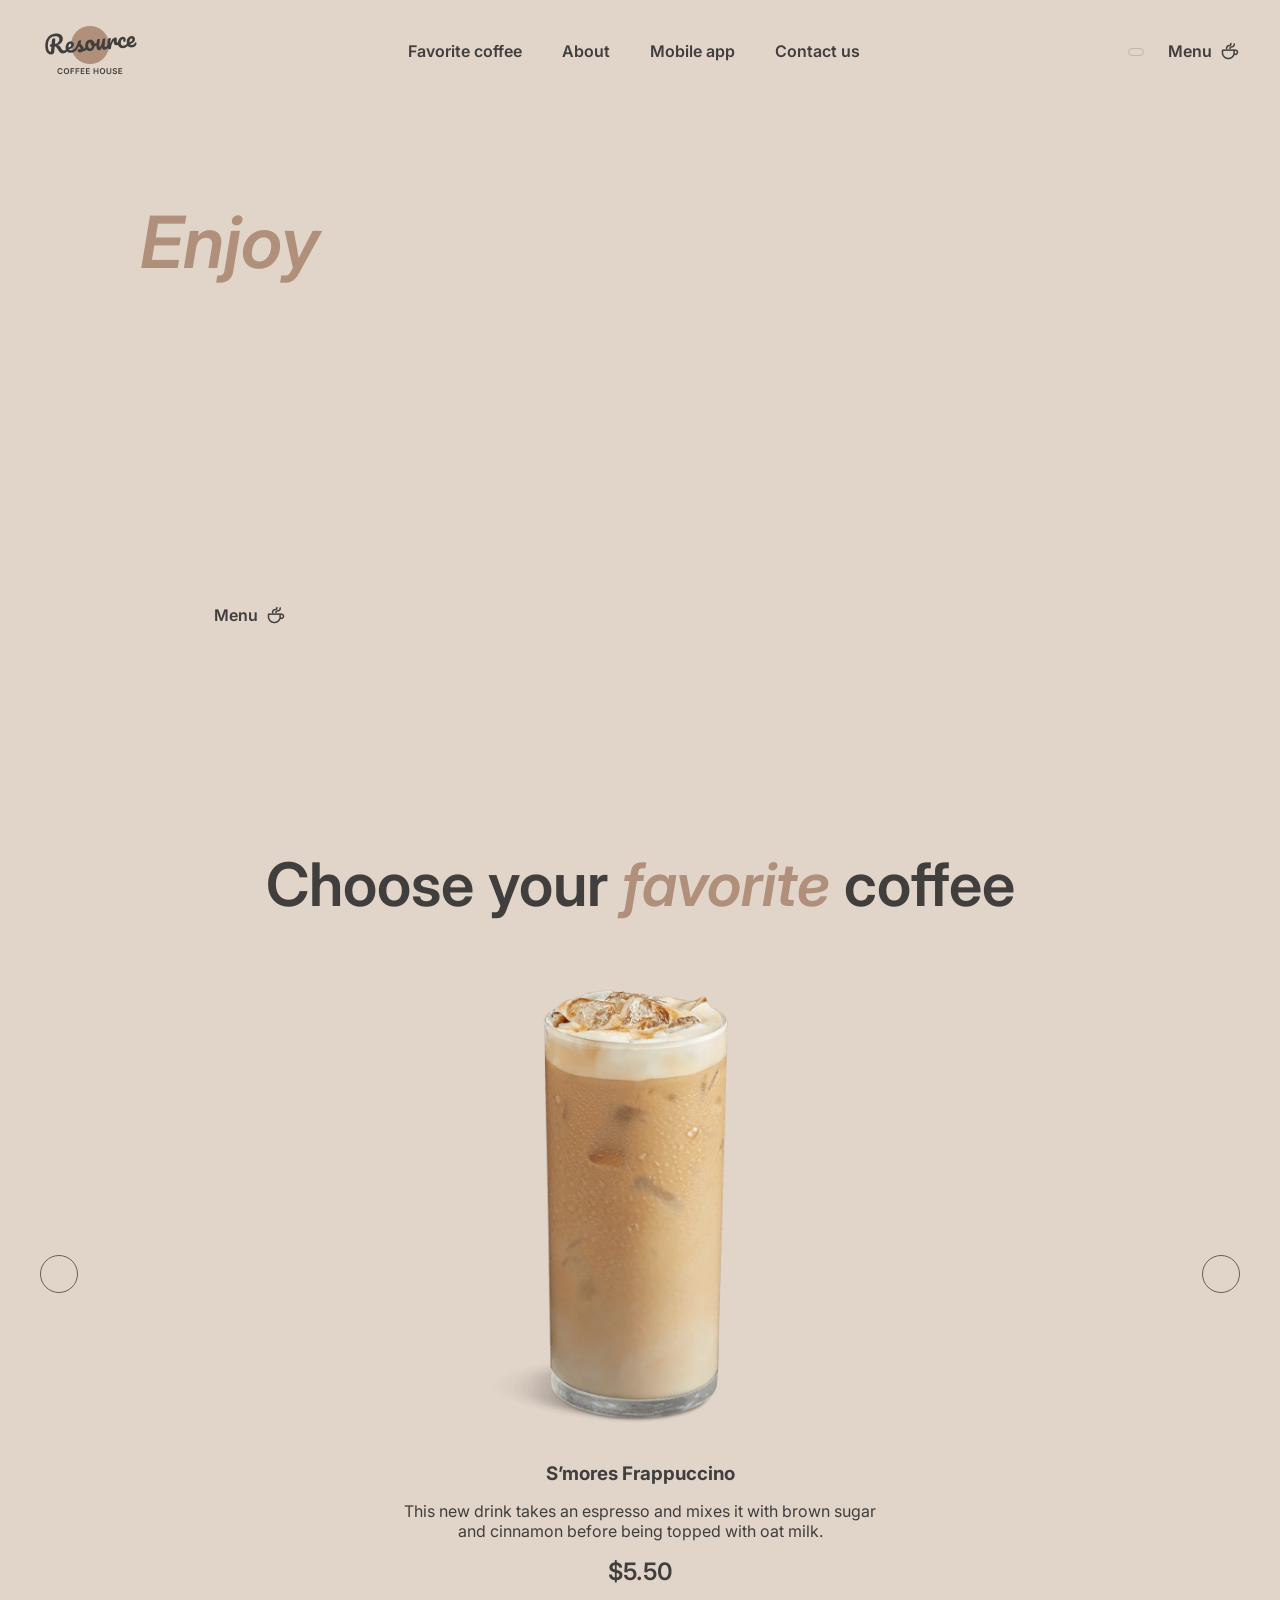
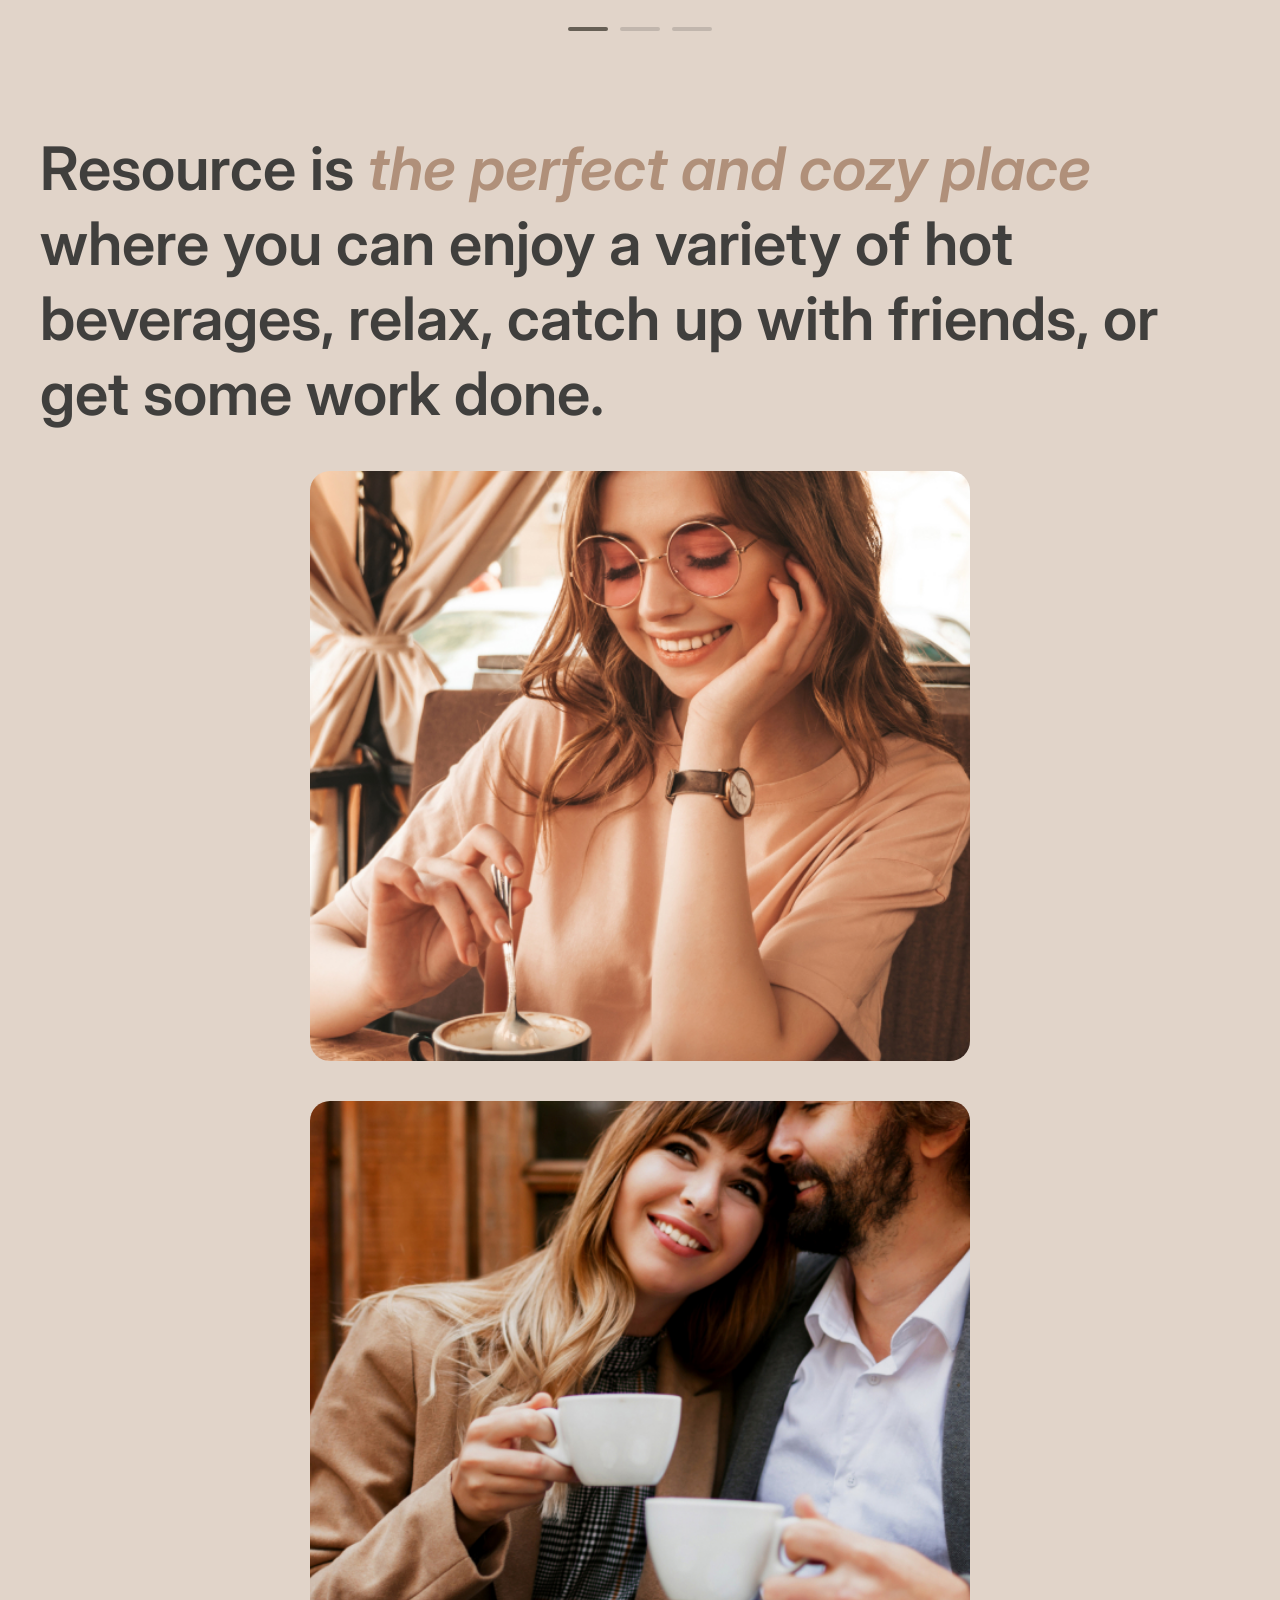
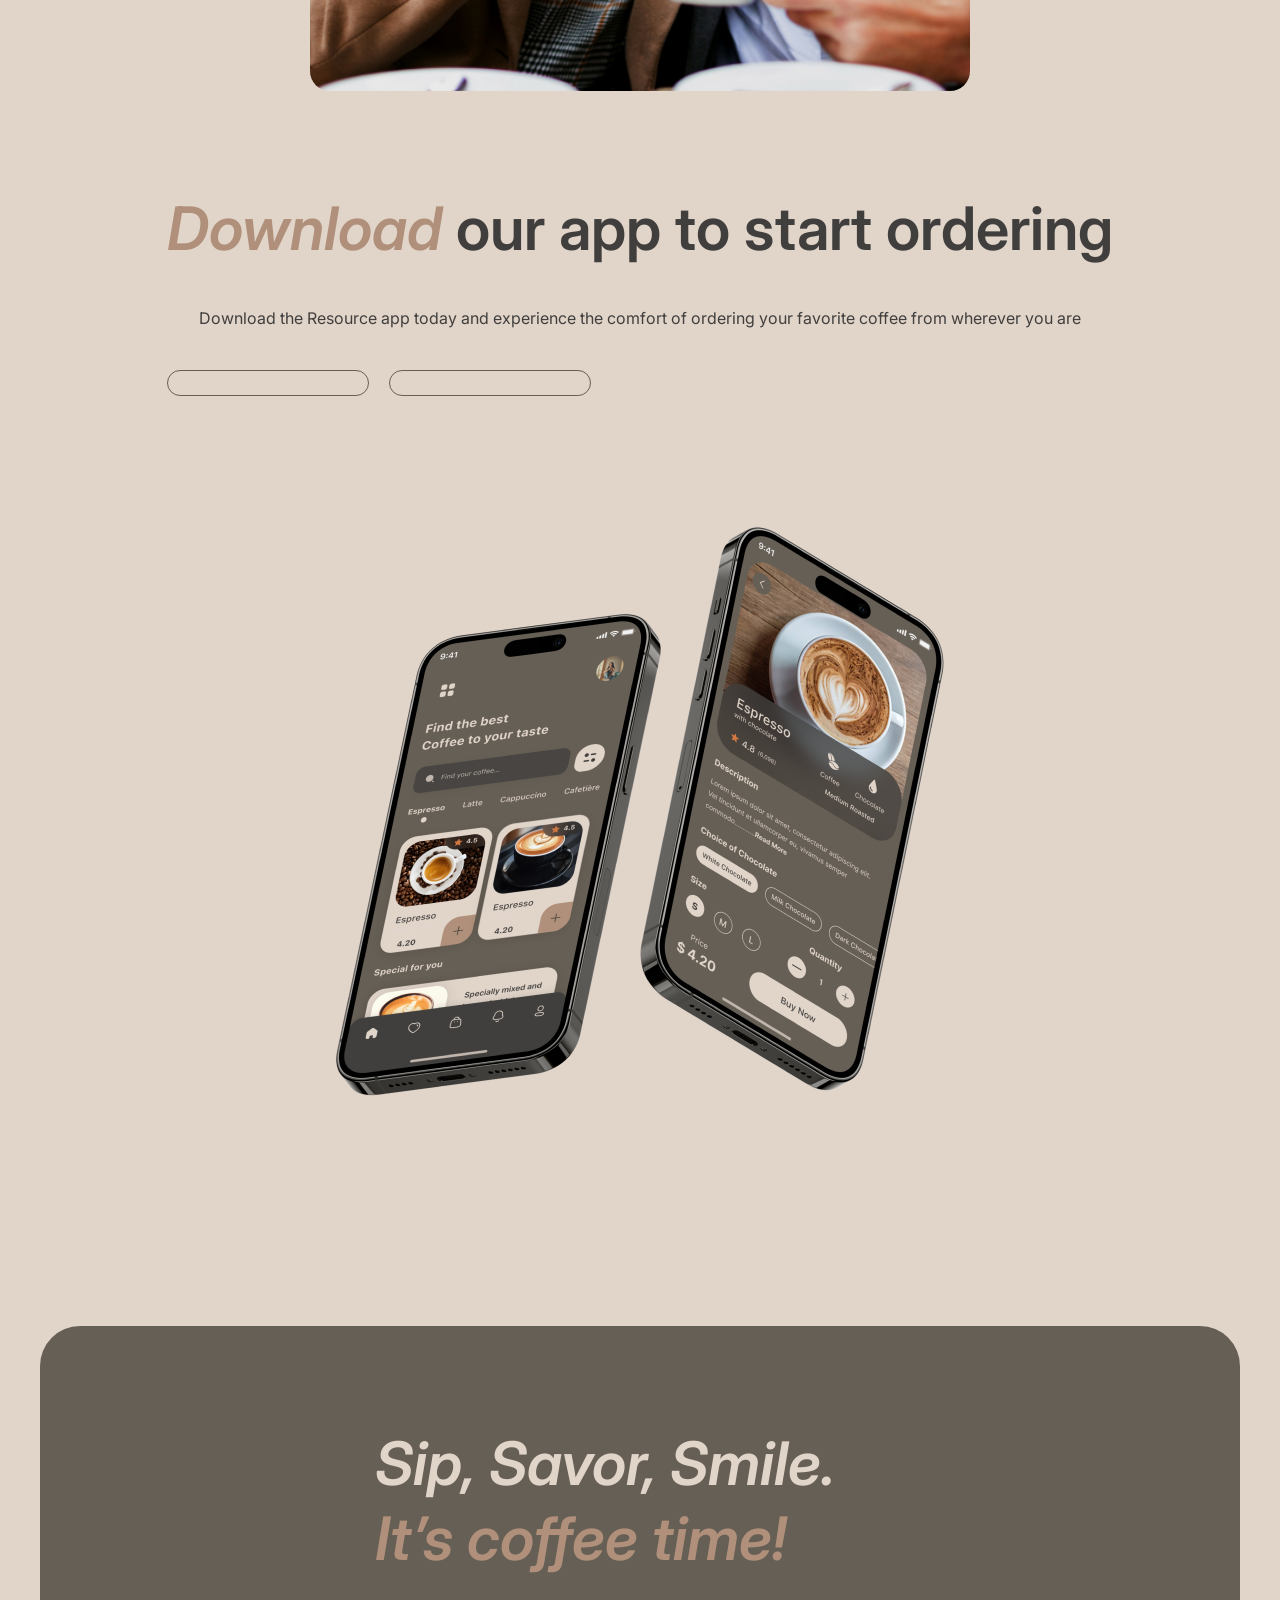
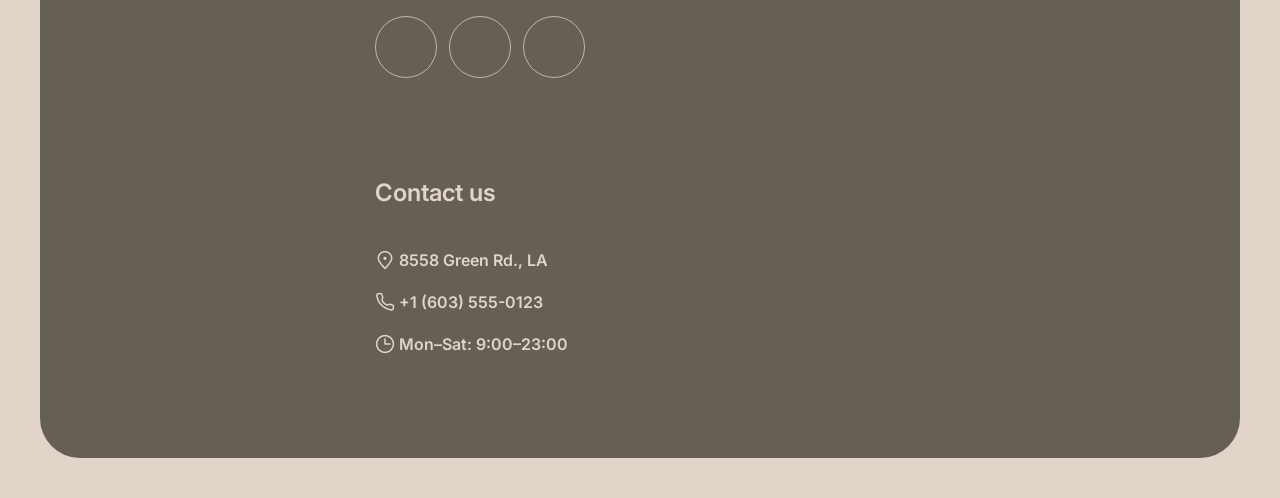
<file: pages/index.html>
<!DOCTYPE html>
<html lang="en">
<head>
    <meta charset="UTF-8">
    <meta name="viewport" content="width=device-width, initial-scale=1.0">
    <link rel="stylesheet" href="../style.css">
    <link rel="icon" href="../../assets/img/logo_1.png" type="image/x-icon">
    <link rel="preconnect" href="https://fonts.googleapis.com">
    <link rel="preconnect" href="https://fonts.gstatic.com" crossorigin>
    <link href="https://fonts.googleapis.com/css2?family=Inter:ital,opsz,wght@0,14..32,100..900;1,14..32,100..900&display=swap" rel="stylesheet">
    <title>Coffee House</title>
</head>
<body>
    <header class="wrapper">
        <div class="header-menu">
            <div class="logo">
                <a href="#">
                    <img src="../assets/img/logo-header.png" alt="Coffee House Logo">
                </a>
            </div>
            <nav class="nav-links-container">
                <a href="#favorite-coffee" class="link-button-text nav-link menu-item">Favorite coffee</a>
                <a href="#about" class="link-button-text nav-link menu-item">About</a>
                <a href="#mobile-app" class="link-button-text nav-link menu-item">Mobile app</a>
                <a href="#contact-us" class="link-button-text nav-link menu-item">Contact us</a>
            </nav>
            <div class="coffee-menu">
                <div class="theme-switch">
                    <div id="sun"></div>
                    <div id="moon"></div>
                </div>
                <div class="coffee-menu-button link-button-text menu-item">
                    <span>Menu</span>
                    <img src="../assets/img/coffee-cup.png" alt="Menu" class="coffee-menu-icon">
                </div>
            </div>
        </div>
    </header>

    <main class="wrapper">
        <section class="hero">
            <div class="hero-other">
                <h1 class="heading-1"><span class="heading-1 accent">Enjoy</span> premium coffee at our charming cafe</h1>
                <p class="medium-text">With its inviting atmosphere and delicious coffee options, the Coffee House Resource is a popular destination for coffee lovers and those seeking a warm and inviting space to enjoy their favorite beverage.</p>
                <div class="hero-buttons">
                    <div class="button-primary link-button-text">
                        <span>Menu</span>
                        <img src="../assets/img/coffee-cup.png" alt="Menu" class="coffee-menu-icon">
                    </div>
                </div>
            </div>
        </section>

        <section class="favorite-coffee" id="favorite-coffee">
            <h2 class="heading-2">Choose your <span class="heading-2 accent">favorite</span> coffee</h2>
            <div class="slider">
                <div class="slider-body">
                    <div class="button-slider left"></div>
                    <div class="row-slider">
                        <div class="slide active">
                            <img src="../assets/img/coffee-slider-1.png" alt="S’mores Frappuccino" class="slider-image">
                            <div class="slider-description">
                                <h3>S’mores Frappuccino</h3>
                                <p>This new drink takes an espresso and mixes it with brown sugar and cinnamon before being topped with oat milk.</p>
                                <h3 class="heading-3">$5.50</h3>
                            </div>
                        </div>

                        <div class="slide">
                            <img src="../assets/img/coffee-slider-2.png" alt="Caramel Macchiato" class="slider-image">
                            <div class="slider-description">
                                <h3>Caramel Macchiato</h3>
                                <p>Fragrant and unique classic espresso with rich caramel-peanut syrup, with cream under whipped thick foam.</p>
                                <h3 class="heading-3">$5.00</h3>
                            </div>
                        </div>

                        <div class="slide">
                            <img src="../assets/img/coffee-slider-3.png" alt="Ice coffee" class="slider-image">
                            <div class="slider-description">
                                <h3>Ice coffee</h3>
                                <p>A popular summer drink that tones and invigorates. Prepared from coffee, milk and ice.</p>
                                <h3 class="heading-3">$4.50</h3>
                            </div>
                        </div>
                    </div>
                    <div class="button-slider right"></div>
                </div>
                <div class="slider-controls">
                    <div class="slider-control active"></div>
                    <div class="slider-control"></div>
                    <div class="slider-control"></div>
                </div>
            </div>
        </section>

        <section class="about" id="about">
            <h2 class="heading-2">Resource is <span class="heading-2 accent">the perfect and cozy place</span> where you can enjoy a variety of hot beverages, relax, catch up with friends, or get some work done.</h2>
            <div class="about-images">
                 <div class="about-image about-grow" style="background-image: url('../assets/img/about-1.jpg');"></div>
                <div class="about-image about-shrink" style="background-image: url('../assets/img/about-2.jpg');"></div>
                <div class="about-image about-shrink" style="background-image: url('../assets/img/about-3.jpg');"></div>
                <div class="about-image about-grow" style="background-image: url('../assets/img/about-4.jpg');"></div>
            </div>
        </section>

        <section class="mobile-app" id="mobile-app">
            <div class="offer">
                <h2 class="heading-2"><span class="heading-2 accent">Download</span> our app to start ordering</h2>
                <p class="medium-text">Download the Resource app today and experience the comfort of ordering your favorite coffee from wherever you are</p>
                <div class="app-buttons">
                    <div class="app-button button-app-store"></div>
                    <div class="app-button button-google-play"></div>
                </div>
            </div>
            <img src="../assets/img/mobile-screens.png" alt="mobile-app">
        </section>
    <footer class="wrapper">
         <div class="contact-us" id="contact-us">
            <div class="contact-block">
                <h2 class="heading-2 accent">Sip, Savor, Smile. <span class="heading-2 accent">It’s coffee time!</span></h2>
                <div class="socials">
                    <div class="social twitter"></div>
                    <div class="social instagram"></div>
                    <div class="social facebook"></div>
                </div>
            </div>
            <div class="contact-info contact-block">
                <h3 class="heading-3 accent">Contact us</h3>
                <div class="contacts">
                    <div class="link-button-text contact">
                        <img src="../assets/img/pin-alt.png" alt="alt">
                        <p>8558 Green Rd.,  LA</p>
                    </div>
                    <div class="link-button-text contact">
                        <img src="../assets/img/phone.png" alt="alt">
                        <p>+1 (603) 555-0123</p>
                    </div>

                    <div class="link-button-text contact">
                        <img src="../assets/img/clock.png" alt="alt">
                        <p>Mon–Sat: 9:00–23:00</p>
                    </div>
                </div>
            </div>
         </div>
    </footer>
</body>
</html>
</file>
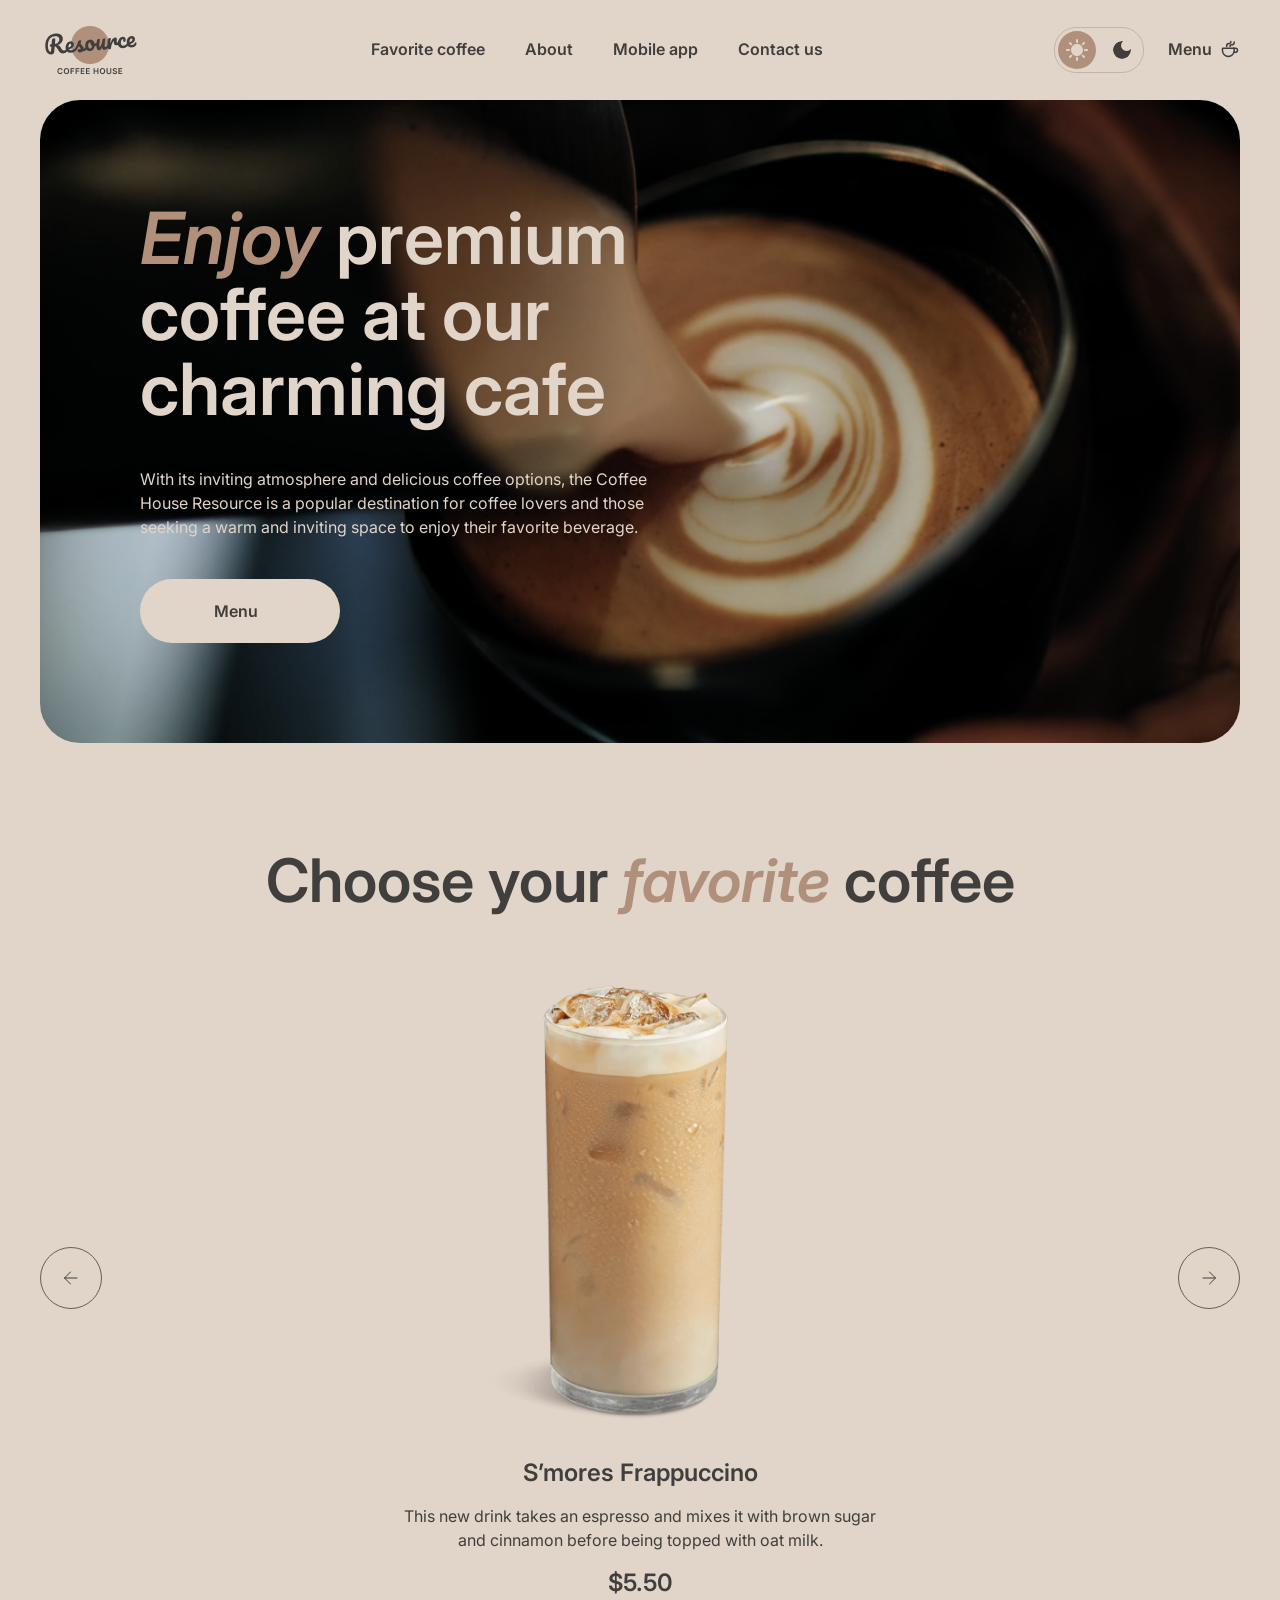
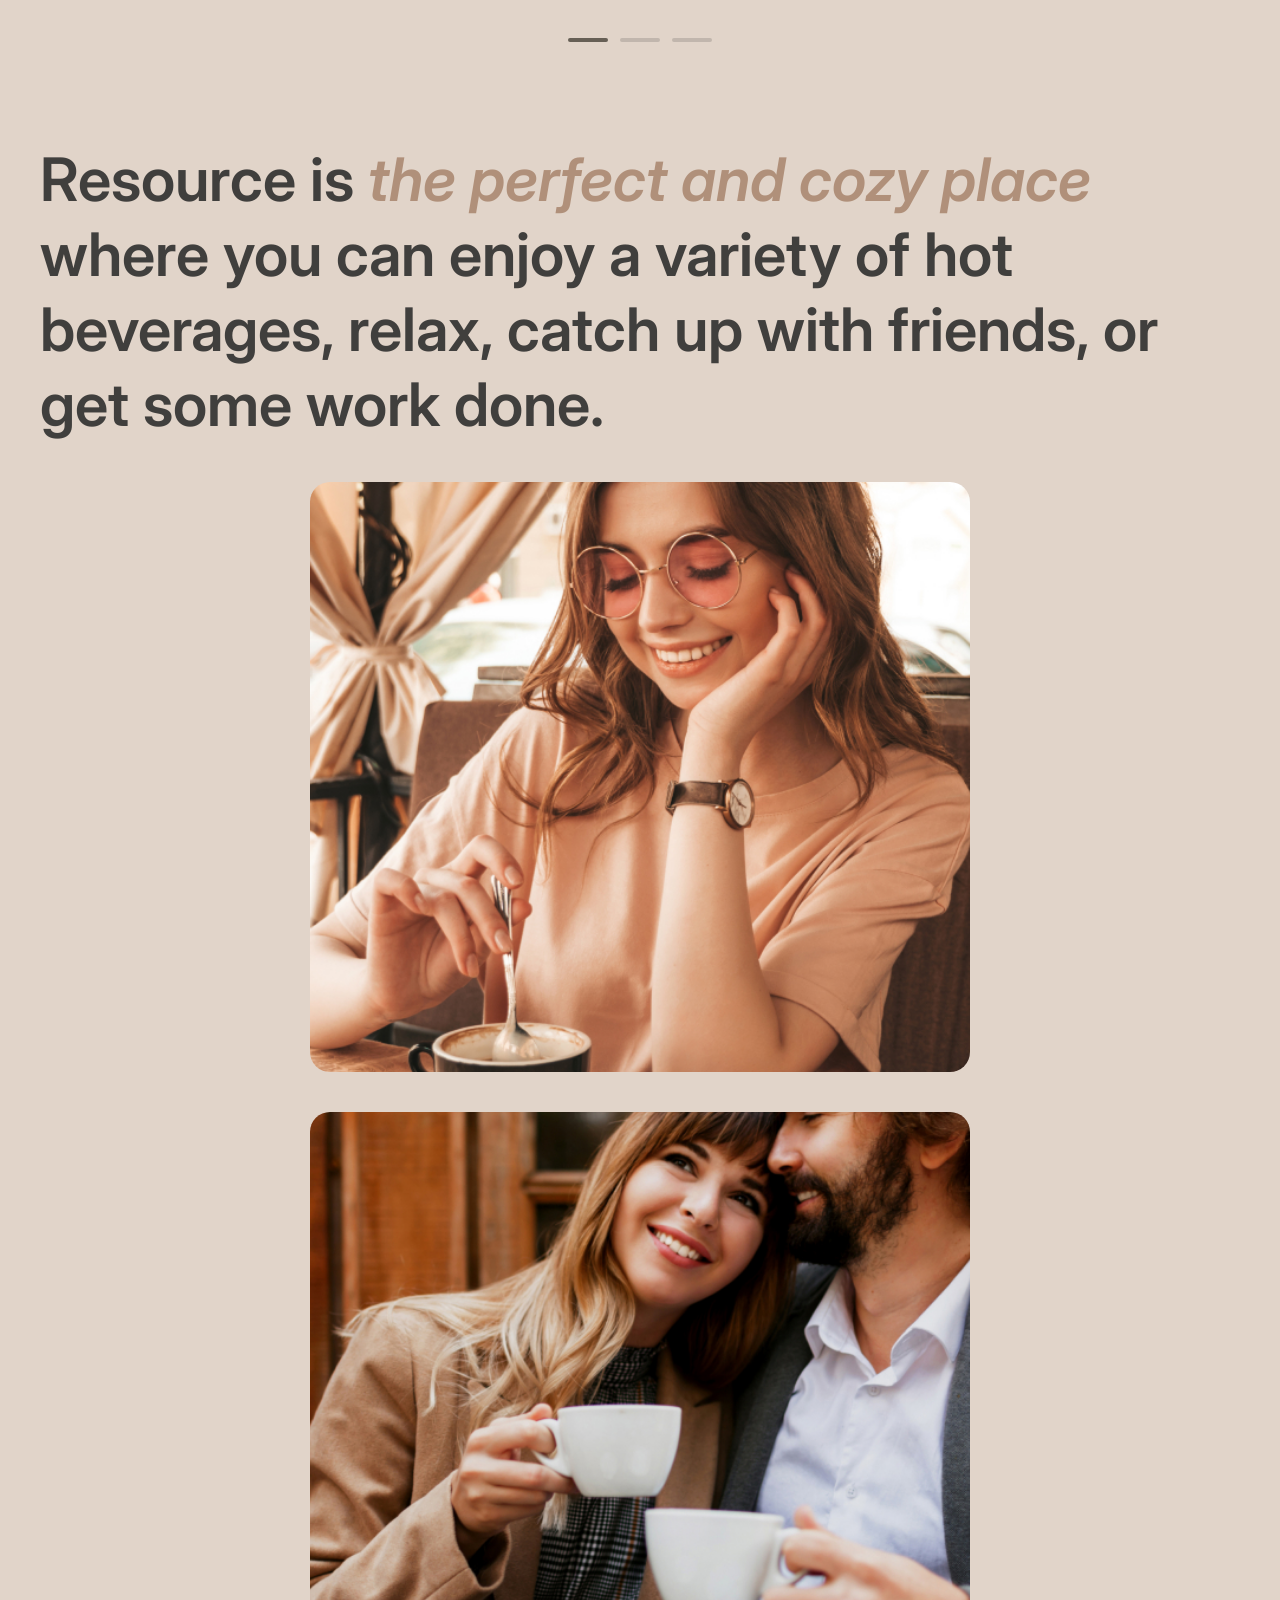
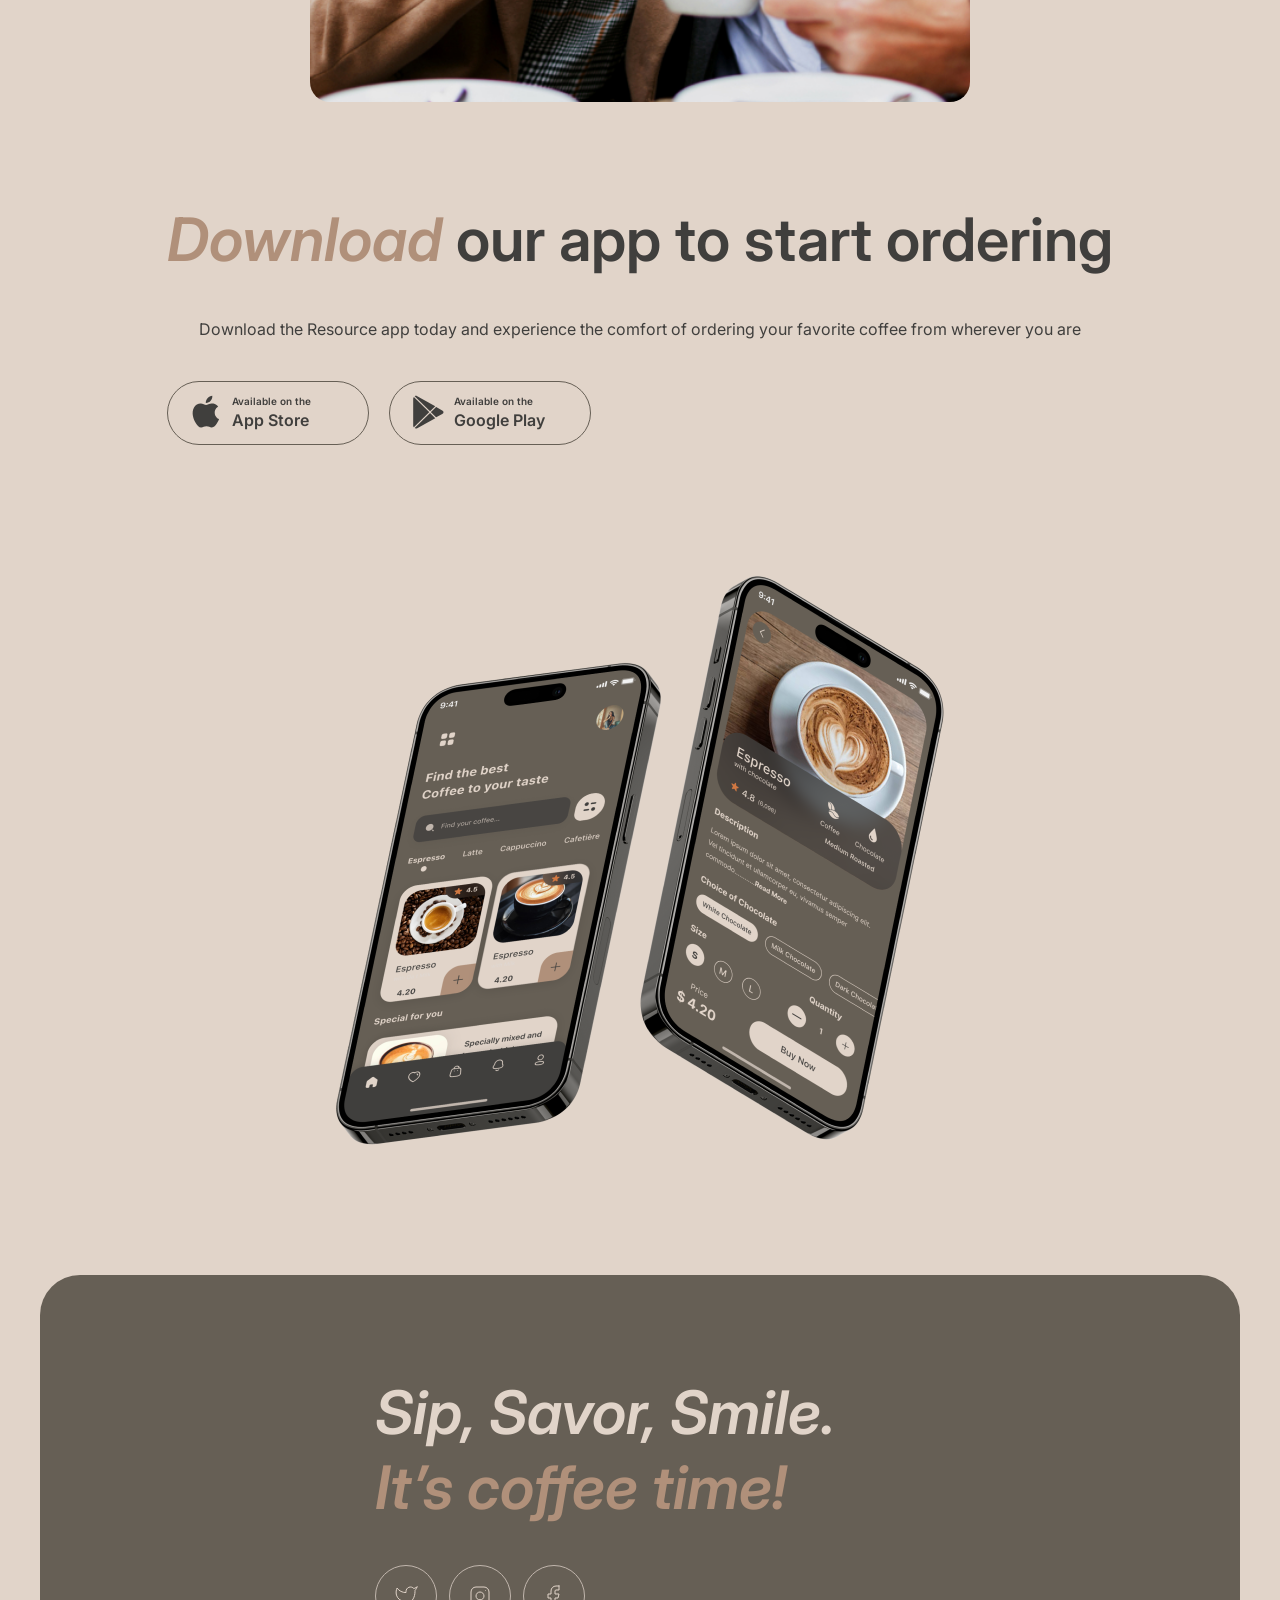
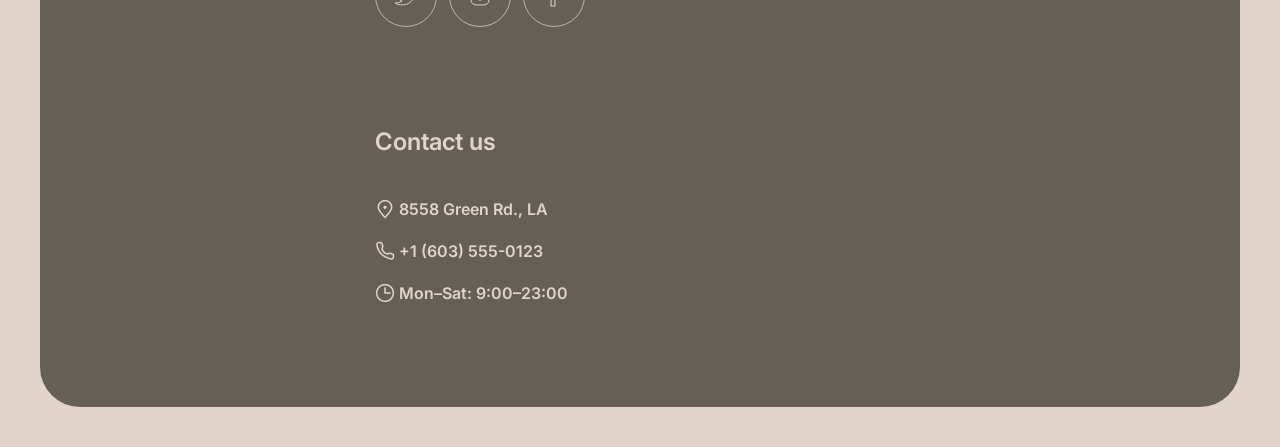
<file: pages/home.html>
<!DOCTYPE html>
<html lang="en" data-theme="light">
<head>
    <meta charset="UTF-8">
    <meta name="viewport" content="width=device-width, initial-scale=1.0">
    <link rel="stylesheet" href="../style.css">
    <link rel="icon" href="../assets/img/favicon.svg" type="image/svg+xml">
    <link rel="preconnect" href="https://fonts.googleapis.com">
    <link rel="preconnect" href="https://fonts.gstatic.com" crossorigin>
    <link href="https://fonts.googleapis.com/css2?family=Inter:ital,opsz,wght@0,14..32,100..900;1,14..32,100..900&display=swap" rel="stylesheet">
    <title>Coffee House</title>
</head>
<body>
    <header class="wrapper">
        <div class="header-menu">
            <div class="logo">
                <a href="home.html">
                    <img class="logo-img light-logo active" src="../assets/img/logo-header.png" alt="Coffee House Logo">
                    <img class="logo-img dark-logo" src="../assets/img/logo-dark.png" alt="Coffee House Logo">
                </a>
            </div>
            <nav class="nav-links-container">
                <a href="#favorite-coffee" class="link-button-text nav-link menu-item">Favorite coffee</a>
                <a href="#about" class="link-button-text nav-link menu-item">About</a>
                <a href="#mobile-app" class="link-button-text nav-link menu-item">Mobile app</a>
                <a href="#contact-us" class="link-button-text nav-link menu-item">Contact us</a>
            </nav>
            <div class="coffee-menu">
                <div class="theme-switch">
                    <svg class = "sun active" width="22" height="22" viewBox="0 0 22 22" fill="none" xmlns="http://www.w3.org/2000/svg">
                        <path d="M10 3V1C10 0.45 10.45 0 11 0C11.55 0 12 0.45 12 1V3C12 3.55 11.55 4 11 4C10.45 4 10 3.55 10 3ZM17.36 6.05L18.77 4.63C19.16 4.24 19.16 3.61 18.77 3.22C18.38 2.83 17.75 2.83 17.36 3.22L15.95 4.64C15.56 5.03 15.56 5.66 15.95 6.05C16.34 6.44 16.97 6.44 17.36 6.05ZM21 10H19C18.45 10 18 10.45 18 11C18 11.55 18.45 12 19 12H21C21.55 12 22 11.55 22 11C22 10.45 21.55 10 21 10ZM11 18C10.45 18 10 18.45 10 19V21C10 21.55 10.45 22 11 22C11.55 22 12 21.55 12 21V19C12 18.45 11.55 18 11 18ZM4.64 6.05L3.22 4.64C2.83 4.25 2.83 3.61 3.22 3.23C3.61 2.85 4.25 2.84 4.63 3.23L6.04 4.64C6.43 5.03 6.43 5.67 6.04 6.05C5.65 6.43 5.02 6.44 4.64 6.05ZM15.95 15.95C15.56 16.34 15.56 16.98 15.95 17.36L17.36 18.77C17.75 19.16 18.39 19.16 18.77 18.77C19.16 18.38 19.16 17.74 18.77 17.36L17.36 15.95C16.98 15.56 16.34 15.56 15.95 15.95ZM1 12H3C3.55 12 4 11.55 4 11C4 10.45 3.55 10 3 10H1C0.45 10 0 10.45 0 11C0 11.55 0.45 12 1 12ZM4.64 18.78L6.05 17.37C6.44 16.98 6.44 16.34 6.05 15.96C5.66 15.58 5.02 15.57 4.64 15.96L3.23 17.37C2.84 17.76 2.84 18.4 3.23 18.78C3.61 19.17 4.25 19.17 4.64 18.78ZM11 5C7.69 5 5 7.69 5 11C5 14.31 7.69 17 11 17C14.31 17 17 14.31 17 11C17 7.69 14.31 5 11 5Z" fill="currentColor"/>
                    </svg>
                    <svg class="moon" width="18" height="18" viewBox="0 0 18 18" fill="none" xmlns="http://www.w3.org/2000/svg">
                        <path d="M9 0C4.03 0 0 4.03 0 9C0 13.97 4.03 18 9 18C13.97 18 18 13.97 18 9C18 8.54 17.96 8.08 17.9 7.64C16.92 9.01 15.32 9.9 13.5 9.9C10.52 9.9 8.1 7.48 8.1 4.5C8.1 2.69 8.99 1.08 10.36 0.0999999C9.92 0.0399999 9.46 0 9 0Z" fill="currentColor"/>
                    </svg>
                </div>
                <a href="menu.html" class="coffee-menu-button link-button-text menu-item">
                    <span>Menu</span>
                    <svg class="coffee-menu-icon" width="20" height="20" viewBox="0 0 20 20" fill="none" xmlns="http://www.w3.org/2000/svg">
                        <path d="M14.167 9.76667V11.6667C14.167 14.8883 11.5553 17.5 8.33366 17.5C5.112 17.5 2.50033 14.8883 2.50033 11.6667V9.76667C2.50033 9.4353 2.76896 9.16667 3.10033 9.16667H13.567C13.8984 9.16667 14.167 9.4353 14.167 9.76667Z" stroke="currentColor" stroke-width="1.5" stroke-linecap="round" stroke-linejoin="round"/>
                        <path d="M10.0003 7.50008C10.0003 6.66675 10.5956 5.83341 11.786 5.83341C13.101 5.83341 14.167 4.76743 14.167 3.45246V2.91675" stroke="currentColor" stroke-width="1.5" stroke-linecap="round" stroke-linejoin="round"/>
                        <path d="M6.66634 7.5V7.08333C6.66634 5.70262 7.78563 4.58333 9.16634 4.58333C10.0868 4.58333 10.833 3.83714 10.833 2.91667V2.5" stroke="currentColor" stroke-width="1.5" stroke-linecap="round" stroke-linejoin="round"/>
                        <path d="M13.333 9.16675H15.4163C16.5669 9.16675 17.4997 10.0995 17.4997 11.2501C17.4997 12.4007 16.5669 13.3334 15.4163 13.3334H14.1663" stroke="currentColor" stroke-width="1.5" stroke-linecap="round" stroke-linejoin="round"/>
                    </svg>
                </a>
                <div class="burger">
                    <p></p>
                    <p></p>
                </div>
            </div>
        </div>

        <div class="burger-menu">
        </div>
    </header>

    <main class="wrapper">
        <section class="hero">
            <video class="hero-video" autoplay loop muted playsinline poster="../assets/img/img-hero.png">
                    <source src="../assets/bg.mp4" type="video/mp4">
                    Your browser does not support the video tag.
                </video>
            <div class="hero-other">
                <h1 class="heading-1"><span class="heading-1 accent">Enjoy</span> premium coffee at our charming cafe</h1>
                <p class="medium-text">With its inviting atmosphere and delicious coffee options, the Coffee House Resource is a popular destination for coffee lovers and those seeking a warm and inviting space to enjoy their favorite beverage.</p>
                <div class="hero-buttons">
                        <a href="menu.html" class="button-primary link-button-text">
                            <span>Menu</span>
                            <svg class="coffee-menu-icon" width="20" height="20" viewBox="0 0 20 20" fill="none" xmlns="http://www.w3.org/2000/svg">
                                <path d="M14.167 9.76667V11.6667C14.167 14.8883 11.5553 17.5 8.33366 17.5C5.112 17.5 2.50033 14.8883 2.50033 11.6667V9.76667C2.50033 9.4353 2.76896 9.16667 3.10033 9.16667H13.567C13.8984 9.16667 14.167 9.4353 14.167 9.76667Z" stroke="currentColor" stroke-width="1.5" stroke-linecap="round" stroke-linejoin="round"/>
                                <path d="M10.0003 7.50008C10.0003 6.66675 10.5956 5.83341 11.786 5.83341C13.101 5.83341 14.167 4.76743 14.167 3.45246V2.91675" stroke="currentColor" stroke-width="1.5" stroke-linecap="round" stroke-linejoin="round"/>
                                <path d="M6.66634 7.5V7.08333C6.66634 5.70262 7.78563 4.58333 9.16634 4.58333C10.0868 4.58333 10.833 3.83714 10.833 2.91667V2.5" stroke="currentColor" stroke-width="1.5" stroke-linecap="round" stroke-linejoin="round"/>
                                <path d="M13.333 9.16675H15.4163C16.5669 9.16675 17.4997 10.0995 17.4997 11.2501C17.4997 12.4007 16.5669 13.3334 15.4163 13.3334H14.1663" stroke="currentColor" stroke-width="1.5" stroke-linecap="round" stroke-linejoin="round"/>
                            </svg>
                        </a>
                </div>
            </div>
        </section>

        <section class="favorite-coffee" id="favorite-coffee">
            <h2 class="heading-2">Choose your <span class="heading-2 accent">favorite</span> coffee</h2>
            <div class="slider">
                <div class="slider-body">
                    <svg class="button-slider left" width="24" height="24" viewBox="0 0 24 24" fill="none" xmlns="http://www.w3.org/2000/svg">
                        <path d="M6 12H18.5M12.5 18L18.5 12L12.5 6" stroke="currentColor" stroke-linecap="round" stroke-linejoin="round"/>
                    </svg>
                    <div class="row-slider">
                        <div class="slide active">
                            <img src="../assets/img/coffee-slider-1.png" alt="S’mores Frappuccino" class="slider-image">
                            <div class="slider-description">
                                <h3 class="heading-3">S’mores Frappuccino</h3>
                                <p class="medium-text">This new drink takes an espresso and mixes it with brown sugar and cinnamon before being topped with oat milk.</p>
                                <h3 class="heading-3">$5.50</h3>
                            </div>
                        </div>

                        <div class="slide">
                            <img src="../assets/img/coffee-slider-2.png" alt="Caramel Macchiato" class="slider-image">
                            <div class="slider-description">
                                <h3 class="heading-3">Caramel Macchiato</h3>
                                <p class="medium-text">Fragrant and unique classic espresso with rich caramel-peanut syrup, with cream under whipped thick foam.</p>
                                <h3 class="heading-3">$5.00</h3>
                            </div>
                        </div>

                        <div class="slide">
                            <img src="../assets/img/coffee-slider-3.png" alt="Ice coffee" class="slider-image">
                            <div class="slider-description">
                                <h3 class="heading-3">Ice coffee</h3>
                                <p class="medium-text">A popular summer drink that tones and invigorates. Prepared from coffee, milk and ice.</p>
                                <h3 class="heading-3">$4.50</h3>
                            </div>
                        </div>
                    </div>
                    <svg class="button-slider right" width="24" height="24" viewBox="0 0 24 24" fill="none" xmlns="http://www.w3.org/2000/svg">
                        <path d="M6 12H18.5M12.5 18L18.5 12L12.5 6" stroke="currentColor" stroke-linecap="round" stroke-linejoin="round"/>
                    </svg>
                </div>
                <div class="slider-controls">
                    <div class="slider-control active"></div>
                    <div class="slider-control"></div>
                    <div class="slider-control"></div>
                </div>
            </div>
        </section>

        <section class="about" id="about">
            <h2 class="heading-2">Resource is <span class="heading-2 accent">the perfect and cozy place</span> where you can enjoy a variety of hot beverages, relax, catch up with friends, or get some work done.</h2>
            <div class="about-images">
                <div class="about-image about-grow" style="background-image: url('../assets/img/about-1.jpg');"></div>
                <div class="about-image about-shrink" style="background-image: url('../assets/img/about-2.jpg');"></div>
                <div class="about-image about-shrink" style="background-image: url('../assets/img/about-3.jpg');"></div>
                <div class="about-image about-grow" style="background-image: url('../assets/img/about-4.jpg');"></div>
            </div>
        </section>

        <section class="mobile-app" id="mobile-app">
            <div class="offer">
                <h2 class="heading-2"><span class="heading-2 accent">Download</span> our app to start ordering</h2>
                <p class="medium-text">Download the Resource app today and experience the comfort of ordering your favorite coffee from wherever you are</p>
                <div class="app-buttons">
                    <a class="app-button button-app-store" href="https://apps.apple.com/"  target="_blank">
                        <svg width="36" height="36" viewBox="0 0 36 36" fill="none" xmlns="http://www.w3.org/2000/svg">
                            <path d="M26.7073 18.6307C26.6704 14.6324 30.065 12.6872 30.2203 12.5966C28.2977 9.86366 25.3178 9.49026 24.2707 9.46048C21.7679 9.20369 19.3403 10.9206 18.0654 10.9206C16.765 10.9206 14.8017 9.48529 12.6858 9.52747C9.96293 9.56841 7.41566 11.1055 6.0186 13.4923C3.13542 18.359 5.28572 25.5108 8.04802 29.4446C9.42981 31.3712 11.0444 33.5223 13.1578 33.4466C15.2254 33.3635 15.9978 32.1614 18.4929 32.1614C20.9651 32.1614 21.6903 33.4466 23.8457 33.3983C26.0647 33.3635 27.4618 31.463 28.7952 29.519C30.392 27.3108 31.0333 25.1362 31.0588 25.0245C31.0066 25.0071 26.7493 23.4229 26.7073 18.6307Z" fill="currentColor"/>
                            <path d="M22.6357 6.87268C23.7477 5.51675 24.5086 3.67205 24.2974 1.80005C22.6879 1.86952 20.675 2.88554 19.5159 4.21169C18.4903 5.38029 17.5742 7.29571 17.8109 9.097C19.6189 9.2285 21.4753 8.20752 22.6357 6.87268Z" fill="currentColor"/>
                        </svg>
                        <div class="app-button-caption">
                            <p class="caption-text">Available on the</p>
                            <p class="link-button-text">App Store</p>
                        </div>
                    </a>
                    <a class="app-button button-google-play" href="https://play.google.com/"  target="_blank">
                        <svg width="36" height="36" viewBox="0 0 36 36" fill="none" xmlns="http://www.w3.org/2000/svg">
                            <path d="M3.7558 3.20297C3.39335 3.57289 3.18359 4.14884 3.18359 4.89471V31.4994C3.18359 32.2453 3.39335 32.8212 3.7558 33.1911L3.84525 33.2723L19.1359 18.37V18.0181L3.84525 3.11575L3.7558 3.20297Z" fill="currentColor"/>
                            <path d="M26.0776 23.34L20.9863 18.37V18.0181L26.0837 13.0482L26.1979 13.1128L32.2345 16.4617C33.9573 17.4121 33.9573 18.976 32.2345 19.9324L26.1979 23.2753L26.0776 23.34V23.34Z" fill="currentColor"/>
                            <path d="M25.2733 24.2007L20.0617 19.1195L4.68164 34.1166C5.25384 34.7031 6.18695 34.7737 7.24807 34.1873L25.2733 24.2007" fill="currentColor"/>
                            <path d="M25.2733 12.1876L7.24807 2.20103C6.18695 1.62058 5.25384 1.69125 4.68164 2.27772L20.0617 17.2688L25.2733 12.1876Z" fill="currentColor"/>
                        </svg>
                        <div class="app-button-caption">
                            <p class="caption-text">Available on the</p>
                            <p class="link-button-text">Google Play</p>
                        </div>
                    </a>
                </div>
            </div>
            <img src="../assets/img/mobile-screens.png" alt="mobile-app">
        </section>
    </main>

    <footer class="wrapper">
         <div class="contact-us" id="contact-us">
            <div class="contact-block">
                <h2 class="heading-2 accent">Sip, Savor, Smile.
                    <br>
                    <span class="heading-2 accent">It’s coffee time!</span>
                </h2>
                <div class="socials">
                    <a class="social twitter" href="https://twitter.com" target="_blank">
                        <svg width="24" height="24" viewBox="0 0 24 24" fill="none" xmlns="http://www.w3.org/2000/svg">
                            <path d="M23 3.01006C23 3.01006 20.9821 4.20217 19.86 4.54006C19.2577 3.84757 18.4573 3.35675 17.567 3.13398C16.6767 2.91122 15.7395 2.96725 14.8821 3.29451C14.0247 3.62177 13.2884 4.20446 12.773 4.96377C12.2575 5.72309 11.9877 6.62239 12 7.54006V8.54006C10.2426 8.58562 8.50127 8.19587 6.93101 7.4055C5.36074 6.61513 4.01032 5.44869 3 4.01006C3 4.01006 -1 13.0101 8 17.0101C5.94053 18.408 3.48716 19.109 1 19.0101C10 24.0101 21 19.0101 21 7.51006C20.9991 7.23151 20.9723 6.95365 20.92 6.68006C21.9406 5.67355 23 3.01006 23 3.01006Z" stroke="currentColor" stroke-linecap="round" stroke-linejoin="round"/>
                        </svg>
                    </a>
                    <a class="social instagram" href="https://instagram.com" target="_blank">
                        <svg width="24" height="24" viewBox="0 0 24 24" fill="none" xmlns="http://www.w3.org/2000/svg">
                            <path d="M12 16C14.2091 16 16 14.2091 16 12C16 9.79086 14.2091 8 12 8C9.79086 8 8 9.79086 8 12C8 14.2091 9.79086 16 12 16Z" stroke="currentColor" stroke-linecap="round" stroke-linejoin="round"/>
                            <path d="M3 16V8C3 5.23858 5.23858 3 8 3H16C18.7614 3 21 5.23858 21 8V16C21 18.7614 18.7614 21 16 21H8C5.23858 21 3 18.7614 3 16Z" stroke="currentColor"/>
                            <path d="M17.5 6.51L17.51 6.49889" stroke="currentColor" stroke-linecap="round" stroke-linejoin="round"/>
                        </svg>
                    </a>
                    <a class="social facebook" href="https://facebook.com" target="_blank">
                        <svg width="24" height="24" viewBox="0 0 24 24" fill="none" xmlns="http://www.w3.org/2000/svg">
                            <path d="M17 2H14C12.6739 2 11.4021 2.52678 10.4645 3.46447C9.52678 4.40215 9 5.67392 9 7V10H6V14H9V22H13V14H16L17 10H13V7C13 6.73478 13.1054 6.48043 13.2929 6.29289C13.4804 6.10536 13.7348 6 14 6H17V2Z" stroke="currentColor" stroke-linecap="round" stroke-linejoin="round"/>
                        </svg>
                    </a>
                </div>
            </div>
            <div class="contact-info contact-block">
                <h3 class="heading-3 accent">Contact us</h3>
                <div class="contacts">
                    <a class="link-button-text contact" href="https://maps.app.goo.gl/4xZyrNKnWmaLaqpF9" target="_blank">
                        <img src="../assets/img/pin-alt.png" alt="alt">
                        <p>8558 Green Rd.,  LA</p>
                    </a>
                    <a class="link-button-text contact" href="tel:+16035550123">
                        <img src="../assets/img/phone.png" alt="alt">
                        <p>+1 (603) 555-0123</p>
                    </a>

                    <div class="link-button-text contact">
                        <img src="../assets/img/clock.png" alt="alt">
                        <p>Mon–Sat: 9:00–23:00</p>
                    </div>
                </div>
            </div>
         </div>
    </footer>
    <script src="../js/script.js"></script>
</body>
</html>
</file>
<file: style.css>
:root{
    --color-text-primary: #403F3D;
    --color-text-inverse: #E1D4C9;
    --color-text-accent: #B0907A;
    --color-background-page: #E1D4C9;
    --color-background-container: #665F55;
    --color-background-overlay: #403F3D;
    --color-border-primary: #C1B6AD;
    --color-border-inverse: #665F55;

    --color-text-accent-light: #B0907A;
    --color-border-primary-dark: #665F55;
}

html[data-theme='dark'] {
    --color-text-primary: #E1D4C9;
    --color-text-inverse: #E1D4C9;
    --color-text-accent: #B0907A;
    --color-background-page: #292826;
    --color-background-container: #403F3D;
    --color-background-overlay: #292826;
    --color-border-primary: #665F55;
    --color-border-inverse: #C1B6AD;
}

* {
    margin: 0;
    padding: 0;
    font-family: 'Inter', sans-serif;
}

html {
    scroll-behavior: smooth;
    background-color: var(--color-background-page);
}

a{
    text-decoration: none;
}

.heading-1 {
    font-size: 72px;
    font-weight: 600;
    line-height: 105%;
}

.heading-1.accent, .heading-2.accent {
    font-style: italic;
}

.heading-2 {
    font-size: 60px;
    font-weight: 600;
    line-height: 125%;
}

.heading-3 {
    font-size: 24px;
    font-weight: 600;
    line-height: 125%;
}

.medium-text {
    font-size: 16px;
    font-weight: 400;
    line-height: 150%;
}

.caption-text {
    font-size: 10px;
    font-weight: 600;
    line-height: 140%;
}

.link-button-text {
    font-size: 16px;
    font-weight: 600;
    line-height: 150%;
}

.burger-link-text {
    font-size: 32px;
    font-weight: 600;
    line-height: 125%;
}

.wrapper{
    display: flex;
    flex-direction: column;
    max-width: 1440px;
    margin-left: auto;
    margin-right: auto;
}

.header-menu {
    display: flex;
    justify-content: space-between;
    align-items: center;
    padding: 20px 40px;
    text-align: center;
}

.logo-img{
    display: none;
}

.logo-img.active{
    display: block;
}

.nav-links-container {
    display: flex;
    justify-content: center;
    align-items: center;
    gap: 40px;
}

.nav-link {
    color: var(--color-text-primary);
}

.coffee-menu {
    display: flex;
    justify-content: center;
    align-items: center;
    gap: 24px;
    cursor: pointer;
}

.theme-switch {
    display: flex;
    justify-content: center;
    align-items: center;
    gap: 8px;
    padding: 3px;
    border-style: solid;
    border-radius: 22px;
    border-width: 1px;
    border-color: var(--color-border-primary);
}

.theme-switch > img {
    border-radius: 50%;
}

.sun {
    color: var(--color-text-inverse);
    transition: color 0.3s ease,
        background-color 0.3s ease;
    padding: 8px;
    border-radius: 100%;
}

.sun:hover, .sun.active {
    color: var(--color-text-inverse);
    background-color: var(--color-text-accent);
}

.moon {
    color: var(--color-text-primary);
    transition: color 0.3s ease,
        background-color 0.3s ease;
    padding: 9px;
    border-radius: 100%;
}

.moon:hover, .moon.active {
    color: var(--color-text-inverse);
    background-color: var(--color-border-primary-dark);
}

.coffee-menu-button {
    display: flex;
    align-items: center;
    gap: 8px;
    color: var(--color-text-primary);
}

.coffee-menu-icon {
  color: var(--color-text-primary);
}

.menu-item
{
    border-bottom: 2px solid transparent;
    transition: border-bottom-color 0.3s ease;
}

.menu-item:hover {
    border-bottom: 2px solid var(--color-text-primary);
}

main {
    display: flex;
    flex-direction: column;
    gap: 100px;
}

.hero {
    display: flex;
    justify-content: space-between;
    align-items: flex-start;
    flex-direction: row;
    text-align: left;
    background-position: center;
    border-radius: 40px;
    padding: 100px;
    margin: 0px 40px;
    overflow: hidden;
    position: relative;
    box-sizing: border-box;
}

.hero-video{
    position: absolute;
    inset: 0;
    width: 100%;
    height: 100%;
    object-fit: cover;
    object-position: center;
    z-index: -2;
}

.hero-other {
    display: flex;
    flex-direction: column;
    align-items: flex-start;
    text-align: left;
    gap: 40px;
    width: 530px;
}

.hero-other> h1 {
    color: var(--color-text-inverse);
}

.hero-other> h1 > span {
    color: var(--color-text-accent);
}

.hero-other> p {
    color: var(--color-text-inverse);
}

.button-primary {
    display: flex;
    justify-content: center;
    align-items: center;
    gap: 8px;
    background-color: var(--color-background-page);
    text-align: center;
    color: var(--color-text-primary);
    text-decoration: none;
    border-radius: 100px;
    width: 200px;
    line-height: 64px;
    cursor: pointer;
}

.button-primary span{
    padding-left: 20px;
}

.button-primary svg {
    color: transparent;
    transition: color 0.3s ease;
}

.button-primary:hover svg {
    color: var(--color-text-primary);
}

.favorite-coffee {
    margin: 0px 40px;
    display: flex;
    justify-content: center;
    align-items: center;
    flex-direction: column;
    gap: 40px;
}

.favorite-coffee > h2 , .about > h2, .offer > h2 , .menu-header > h1 {
    color: var(--color-text-primary);
}

.favorite-coffee > h2 {
    text-align: center;
}

.favorite-coffee> h2 > span, .about> h2 > span, .offer > h2 > span, .menu-header > h1 > span {
    color: var(--color-text-accent);
}

.slider {
    display: flex;
    flex-direction: column;
    justify-content: center;
    align-items: center;
    gap: 40px;
    width: 100%;
}

.slider-body {
    display: flex;
    justify-content: space-between;
    flex-direction: row;
    align-items: center;
    width: 100%;
    gap: 40px;
}

.button-slider {
    color: var(--color-text-primary);
    padding: 18px;
    background-position: center;
    cursor: pointer;
    transition: color 0.3s ease,
        background-color 0.3s ease,
        border-color 0.3s ease;
    border-radius: 100%;
    border: 1px solid var(--color-border-inverse);
}

.button-slider:hover {
    color: var(--color-text-inverse);
    background-color: var(--color-background-container);
    border-color: transparent;
}

.button-slider.left {
    transform: rotate(180deg);
}

.row-slider {
    display: flex;
    width: 480px;
    max-width: 100%;
    overflow: hidden;
}

.slide  * {
    color: var(--color-text-primary);
    text-align: center;
}

.slide {
    flex: 0 0 100%;
    display: flex;
    flex-direction: column;
    gap: 20px;
    transform: translateX(calc(var(--current, 0) * -100%));
    transition: transform 0.6s ease-in-out;
}

.slider-image {
    max-width: 100%;
}

.slider-description {
    display: flex;
    flex-direction: column;
    align-items: center;
    gap: 16px;
}

.slider-controls {
    display: flex;
    flex-direction: row;
    align-items: center;
    gap: 12px;
}

.slider-control {
    width: 40px;
    height: 4px;
    background-color: var(--color-border-primary);
    border-radius: 2px;
    cursor: pointer;
}

.slider-control.active {
    background-color: var(--color-border-inverse);
}

.about {
    display: flex;
    justify-content: center;
    align-items: center;
    flex-direction: column;
    gap: 40px;
}

.about > .heading-2{
    margin: 0px 40px;
}

.about-images {
    margin: 0px 40px;
    display: flex;
    flex-direction: column;
    align-content: space-between;
    gap: 40px;
    flex-wrap: wrap;
    height: 1060px;
    cursor: pointer;
}

.about-image-wrapper {
    border-radius: 20px;
    overflow: hidden;
    position: relative;
}

.about-image {
    border-radius: 20px;
    background-repeat: no-repeat;
    background-position: center;
    background-size: 130%;
    transition: background-size 0.3s ease;
    width: 660px;
}

.about-image:hover {
    background-size: 110%;
}

.about-shrink {
    height: 430px;
}

.about-grow {
    height: 590px;
}

.mobile-app {
    margin: 0px 40px;
    display: flex;
    justify-content: center;
    align-items: center;
    flex-direction: row;
    gap: 100px;
}

.offer {
    display: flex;
    justify-content: center;
    align-items: center;
    flex-direction: column;
    gap: 40px;
    color: var(--color-text-primary);
}

.app-buttons {
    display: flex;
    justify-content: flex-start;
    flex-direction: row;
    gap: 20px;
    width: 100%;
}

.app-button {
    width: 160px;
    display: flex;
    gap: 8px;
    padding: 12px 20px;
    border-radius: 40px;
    border: 1px solid var(--color-border-inverse);
    cursor: pointer;
    color: var(--color-text-primary);
    transition: color 0.3s ease,
        background-color 0.3s ease,
        border-color 0.3s ease;
}

.app-button:hover {
    color: var(--color-text-inverse);
    background-color: var(--color-background-container);
    border-color: transparent;
}

footer {
    width: 100%;
    padding-top: 100px;
}

.contact-us {
    background: var(--color-background-container);
    display: flex;
    justify-content: flex-start;
    align-items: center;
    flex-direction: row;
    gap: 100px;
    border-radius: 40px;
    width: auto;
    padding: 100px;
    margin: 0px 40px 40px 40px;
}

.contact-us h2 {
    color: var(--color-text-inverse);
}

.contact-us h2 > span {
    color: var(--color-text-accent);
}

.contact-block {
    width: 530px;
    display: flex;
    justify-content: flex-start;
    flex-direction: column;
    gap: 40px;
}

.socials {
    display: flex;
    justify-content: flex-start;
    flex-direction: row;
    align-items: center;
    gap: 12px;
}

.social {
    width: 60px;
    height: 60px;
    cursor: pointer;
    display: flex;
    justify-content: center;
    flex-direction: row;
    align-items: center;
    transition: color 0.3s ease,
        background-color 0.3s ease;
    border-radius: 100%;
    color: var(--color-text-inverse);
    border: 1px solid var(--color-border-primary);
}

.social:hover {
    color: var(--color-text-primary);
    background-color: var(--color-background-page);
    border-color: transparent;
}

.contacts {
    display: flex;
    justify-content: flex-start;
    flex-direction: column;
    gap: 16px;
}

.contact-info h3 {
    color: var(--color-text-inverse);
}

.contact-info .link-button-text{
    color: var(--color-text-inverse);
}

.contact {
    display: flex;
    flex-direction: row;
    align-items: center;
    gap: 4px;
    cursor: pointer;
    width: fit-content;
    border-bottom: 2px solid transparent;
    transition: border-color 0.3s ease;
}

.contact:hover {
    border-bottom: 2px solid var(--color-text-inverse);
}

.menu {
    margin: 0px 40px;
    display: flex;
    justify-content: center;
    align-items: center;
    flex-direction: column;
    gap: 40px;
}

.menu-header {
    display: flex;
    justify-content: center;
    align-items: center;
    flex-direction: column;
    gap: 40px;
    width: 800px;
    text-align: center;
}

.menu-tabs {
    display: flex;
    flex-direction: row;
    justify-content: center;
    align-items: center;
    gap: 16px;
}

.menu-tabs-button {
    text-align: center;
    cursor: pointer;
    border-radius: 24px;
    border: 1px solid var(--color-border-primary);
    padding: 8px 14px 8px 8px;
    display: flex;
    flex-direction: row;
    justify-content: center;
    align-items: center;
    gap: 8px;
    color: var(--color-text-primary);
    transition: background-color 0.3s ease,
        border 0.3s ease,
        color 0.3s ease;
}

.menu-tabs-button > img {
    height: 30px;
    width: 30px;
    border-radius: 100%;
    object-fit: none;
    background-color: var(--color-border-primary);
    background-position: center;
    background-size: contain;
    transition: background-color 0.3s ease;
}

.menu-tabs-button:hover, .menu-tabs-button.active {
    background-color: var(--color-background-container);
    border: 1px solid var(--color-background-container);;
    color: var(--color-text-inverse);
}

.menu-tabs-button:hover > img, .menu-tabs-button.active > img {
    background-color: var(--color-background-page);
}

.menu-list {
    display: none;
    flex-direction: row;
    flex-wrap: wrap;
    gap: 40px;
    justify-content: center;
    align-items: center;
}

.menu-list.active {
    display: flex;
}

.menu-list-item {
    width: 308px;
    height: 504px;
    border: 1px solid var(--color-border-primary);
    border-radius: 40px;
    display: flex;
    flex-direction: column;
}

.menu-list-item  * {
    color: var(--color-text-primary);
    text-align: left;
    display: flex;
    flex-direction: column;
    cursor: pointer;
}

.menu-list-item-image {
    height: 310px;
    border-radius: 40px;
    background-repeat: no-repeat;
    background-position: center;
    background-size: 130%;
    transition: background-size 0.3s ease;
    cursor: pointer;
}

.menu-list-item-image:hover, .menu-list-item:hover .menu-list-item-image {
    background-size: 110%;
}

.menu-list-item-description {
    padding: 20px;
    display: flex;
    flex-direction: column;
    justify-content: space-between;
    height: auto;
    flex-grow: 2;
}

.burger {
    display: none;
    width: 44px;
    height: 44px;
    border: 1px solid var(--color-border-inverse);
    border-radius: 100%;
    transition: all 0.5s ease 0s;
    flex-direction: column;
    gap: 8px;
    justify-content: center;
    align-items: center;
}

.burger p {
  position: relative;
  width: 16px;
  height: 2px;
  background:  var(--color-text-primary);
  border-radius: 2px;
  transition: all .5s;
}

.burger.active p:nth-child(1) {
    top: 5px;
    transform: rotate(45deg);
}

.burger.active p:nth-child(2) {
    top: -5px;
    transform: rotate(-45deg);
}

.burger-menu{
    flex-direction: column;
    width: 100%;
    z-index: 10;
    height: 100%;
    background-color: var(--color-background-page);
    gap: 100px;
    padding: 60px 0px;
    align-items: center;
    position: fixed;
    justify-content: flex-start;
    transition: all .5s;
    display:none;
}

.load-more-button
{
    color: var(--color-text-primary);
    border: 1px solid var(--color-border-inverse);
    border-radius: 100%;
    padding: 18px;
    cursor: pointer;
    display: none;
}

.load-more-button:hover {
    color: var(--color-text-inverse);
    background-color: var(--color-background-container);
    border-color: transparent;
}

.modal-overlay {
    position: fixed;
    inset: 0;
    background: rgba(0, 0, 0, 0.5);
    display: flex;
    align-items: center;
    justify-content: center;
    z-index: 1000;

    opacity: 0;
    visibility: hidden;
    transition: opacity 0.3s, visibility 0.3s;
    color: var(--color-text-primary);
}

.modal-overlay.is-open {
    opacity: 1;
    visibility: visible;
}

.menu-list-item-modal-wrapper
{
    max-width: 800px;
    border-radius: 40px;
    background: var(--color-background-page);
    margin: 16px;
}

.menu-list-item-modal {
    padding: 16px;
    display: flex;
    flex-direction: row;
    gap: 20px;
}

.menu-list-item-modal-image {
    width: 310px;
    height: 310px;
    border-radius: 40px;
    background-repeat: no-repeat;
    background-position: center;
    background-size: 130%;
    transition: background-size 0.3s ease;
    cursor: pointer;
    flex-shrink: 0;
}

.menu-list-item-modal-info {
    display: flex;
    flex-direction: column;
    gap: 20px;
}

.menu-list-item-modal-description {
    display: flex;
    flex-direction: column;
    gap: 12px;
}

.menu-list-item-modal-additives, .menu-list-item-modal-sizes
{
    display: flex;
    flex-direction: column;
}

.additives, .sizes
{
    display: flex;
    flex-direction: row;
    gap: 8px;
    flex-wrap: wrap;
}

.additivity-button, .sizes-button {
    text-align: center;
    cursor: pointer;
    border-radius: 24px;
    border: 1px solid var(--color-border-primary);
    padding: 8px 14px 8px 8px;
    display: flex;
    flex-direction: row;
    justify-content: center;
    align-items: center;
    gap: 8px;
    color: var(--color-text-primary);
    transition: all 0.3s ease;
}

.additive-number, .sizes-size {
    width: 30px;
    height: 30px;
    line-height: 30px;
    color: var(--color-text-primary);
    border-radius: 100%;
    background-color: var(--color-border-primary)
}

.additivity-button:hover, .additivity-button.checked,
.sizes-button:hover, .sizes-button.active {
    background-color: var(--color-background-container);
    color: var(--color-text-inverse);
}

.additivity-button:hover > .additive-number,
.additivity-button.checked > .additive-number,
.sizes-button:hover > .sizes-size,
.sizes-button.active > .sizes-size {
    background-color: var(--color-background-page);
}

.menu-list-item-modal-total-price{
    display: flex;
    flex-direction: row;
    justify-content: space-between;
    gap: 20px;
}

.menu-list-item-modal-alert {
    display: flex;
    flex-direction: row;
    gap: 8px;
    padding: 12px 0px;
    border-top: 1px solid var(--color-border-inverse);
}

.menu-list-item-modal-alert> svg {
    color: var(--color-text-primary);
    width: 32px;
}

.menu-list-item-modal-close-button{
    text-align: center;
    border: 1px solid var(--color-border-inverse);
    line-height: 44px;
    border-radius: 100px;
    cursor: pointer;
    transition: all 0.3s ease;
}

.menu-list-item-modal-close-button:hover {
    background-color: var(--color-background-container);
    color: var(--color-text-inverse);
}

.menu-list-item-modal-image:hover{
    background-size: 110%;
}

body.no-scroll {
    position: fixed;
    top: 0px;
    width: 100%;
}

@media (max-width: 1439px) {

    .about-images{
        flex-direction: row;
        height: auto;
        justify-content: center;
    }

    .about-shrink {
        display: none
    }

    .mobile-app{
        flex-direction: column;
    }

    .contact-us{
        flex-direction: column;
    }
}

@media (max-width: 768px) {

    .menu-header{
        width: auto;
    }

    .nav-links-container{
        display: none;
    }

    .burger{
        display: flex;
    }

    .burger-menu{
        display: flex;
        opacity: 0;
        top: -120%;
    }

    .burger-menu.active{
        opacity: 1;
    }

    .coffee-menu-button{
        display: none;
    }

    .burger-menu .coffee-menu-button{
        display: flex;
    }

    .burger-menu>.nav-links-container{
        display: flex;
        flex-direction: column;
    }

    .burger-menu .link-button-text {
        font-size: 32px;
        font-weight: 600;
        line-height: 125%;
    }

    .burger-menu svg
    {
        width: 32px;
        height: 32px;
    }

    .coffee-menu {
        gap: 12px;
    }

    .heading-1 {
        font-size: 42px;
        font-weight: 600;
        line-height: 115%;
    }

    .heading-2 {
        font-size: 32px;
        font-weight: 600;
        line-height: 125%;
    }

   .header-menu {
        padding: 20px 16px;
    }

    .hero {
        margin: 0px 16px;
        padding: 60px 16px;
    }

    .button-slider{
        display: none;
    }

    .row-slider {
        width: auto;
    }

    .about-images {
        margin: 0px 16px;
        width: calc(100% - 32px);
    }

    .about-image{
        width: 100%;
    }

    .mobile-app {
        margin: 0px 16px;
        width: calc(100% - 32px);
    }

    .mobile-app>img {
        width: 100%;
        object-fit: cover;
    }

    .app-buttons{
        flex-direction: column;
    }

    .contact-us {
        flex-direction: column;
        gap: 40px;
        padding: 60px 16px;
        margin: 0px 16px 40px 16px;
    }

    .contact-block {
        width: 100%;
    }

    .menu-list .menu-list-item:nth-child(n+5) {
        display: none;
    }

     .menu-lists:has(.menu-list.active .menu-list-item:nth-child(5)) + .load-more-button {
        display: block;
    }

}

@media (max-width: 640px) {
    .menu-list-item-modal-image {
        display: none;
    }
}
</file>
